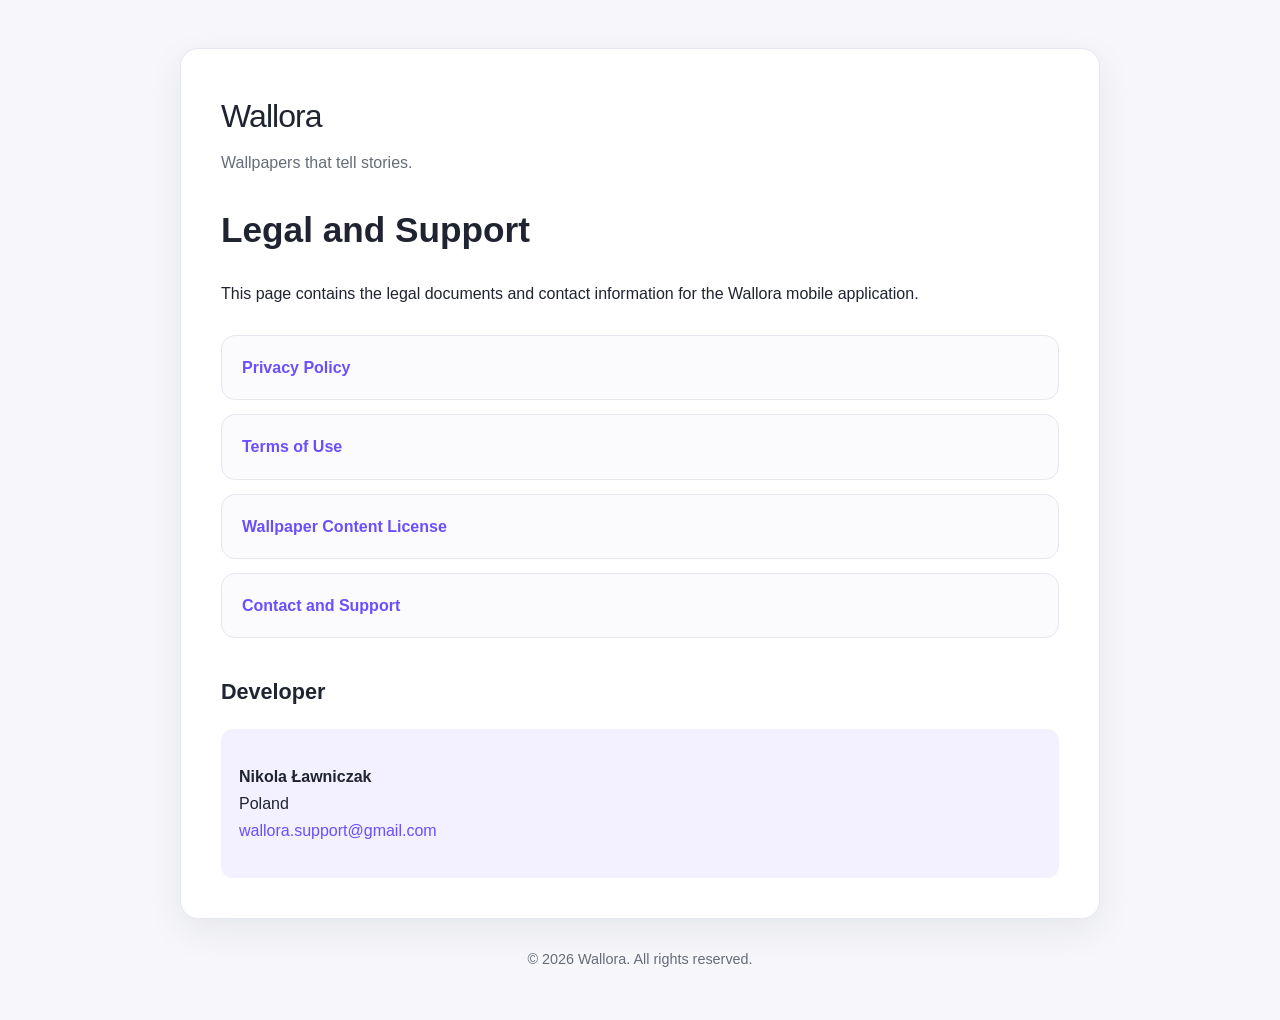
<file: index.html>
<!DOCTYPE html>
<html lang="en">
<head>
    <meta charset="UTF-8">
    <meta name="viewport" content="width=device-width, initial-scale=1.0">

    <title>Wallora Legal</title>
    <meta
        name="description"
        content="Legal documents, privacy information and contact details for the Wallora app."
    >

    <link rel="stylesheet" href="style.css">
</head>

<body>

<main class="page">

    <section class="card">

        <header class="brand">
            <p class="brand-name">Wallora</p>
            <p class="tagline">Wallpapers that tell stories.</p>
        </header>

        <h1>Legal and Support</h1>

        <p>
            This page contains the legal documents and contact information
            for the Wallora mobile application.
        </p>

        <div class="document-list">

            <a class="document-link" href="privacy-policy.html">
                Privacy Policy
            </a>

            <a class="document-link" href="terms-of-use.html">
                Terms of Use
            </a>

            <a class="document-link" href="content-license.html">
                Wallpaper Content License
            </a>

            <a class="document-link" href="contact.html">
                Contact and Support
            </a>

        </div>

        <h2>Developer</h2>

        <div class="contact-box">
            <p>
                <strong>Nikola Ławniczak</strong><br>
                Poland<br>
                <a href="mailto:wallora.support@gmail.com">
                    wallora.support@gmail.com
                </a>
            </p>
        </div>

    </section>

    <footer class="footer">
        © 2026 Wallora. All rights reserved.
    </footer>

</main>

</body>
</html>
</file>
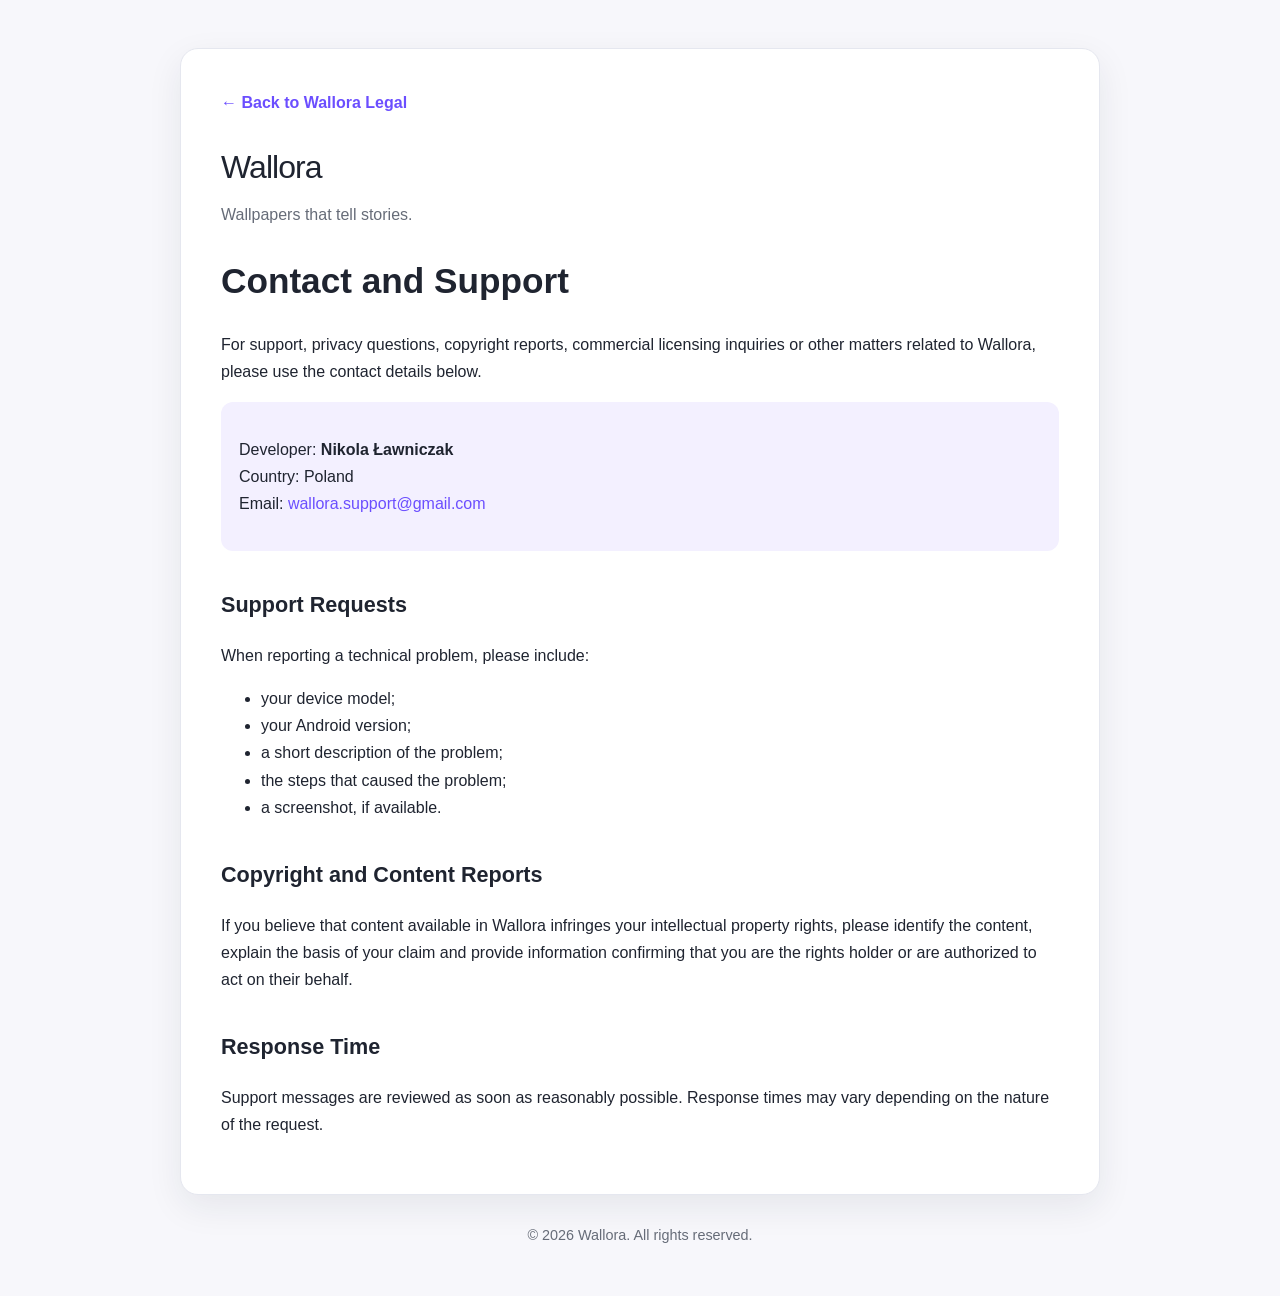
<file: contact.html>
<!DOCTYPE html>
<html lang="en">
<head>
    <meta charset="UTF-8">
    <meta name="viewport" content="width=device-width, initial-scale=1.0">

    <title>Wallora Contact and Support</title>
    <meta
        name="description"
        content="Contact and support information for the Wallora mobile application."
    >

    <link rel="stylesheet" href="style.css">
</head>

<body>

<main class="page">

    <section class="card">

        <a class="back-link" href="index.html">
            ← Back to Wallora Legal
        </a>

        <header class="brand">
            <p class="brand-name">Wallora</p>
            <p class="tagline">Wallpapers that tell stories.</p>
        </header>

        <h1>Contact and Support</h1>

        <p>
            For support, privacy questions, copyright reports,
            commercial licensing inquiries or other matters related
            to Wallora, please use the contact details below.
        </p>

        <div class="contact-box">
            <p>
                Developer: <strong>Nikola Ławniczak</strong><br>
                Country: Poland<br>
                Email:
                <a href="mailto:wallora.support@gmail.com">
                    wallora.support@gmail.com
                </a>
            </p>
        </div>

        <h2>Support Requests</h2>

        <p>
            When reporting a technical problem, please include:
        </p>

        <ul>
            <li>your device model;</li>
            <li>your Android version;</li>
            <li>a short description of the problem;</li>
            <li>the steps that caused the problem;</li>
            <li>a screenshot, if available.</li>
        </ul>

        <h2>Copyright and Content Reports</h2>

        <p>
            If you believe that content available in Wallora infringes
            your intellectual property rights, please identify the content,
            explain the basis of your claim and provide information confirming
            that you are the rights holder or are authorized to act on their behalf.
        </p>

        <h2>Response Time</h2>

        <p>
            Support messages are reviewed as soon as reasonably possible.
            Response times may vary depending on the nature of the request.
        </p>

    </section>

    <footer class="footer">
        © 2026 Wallora. All rights reserved.
    </footer>

</main>

</body>
</html>
</file>
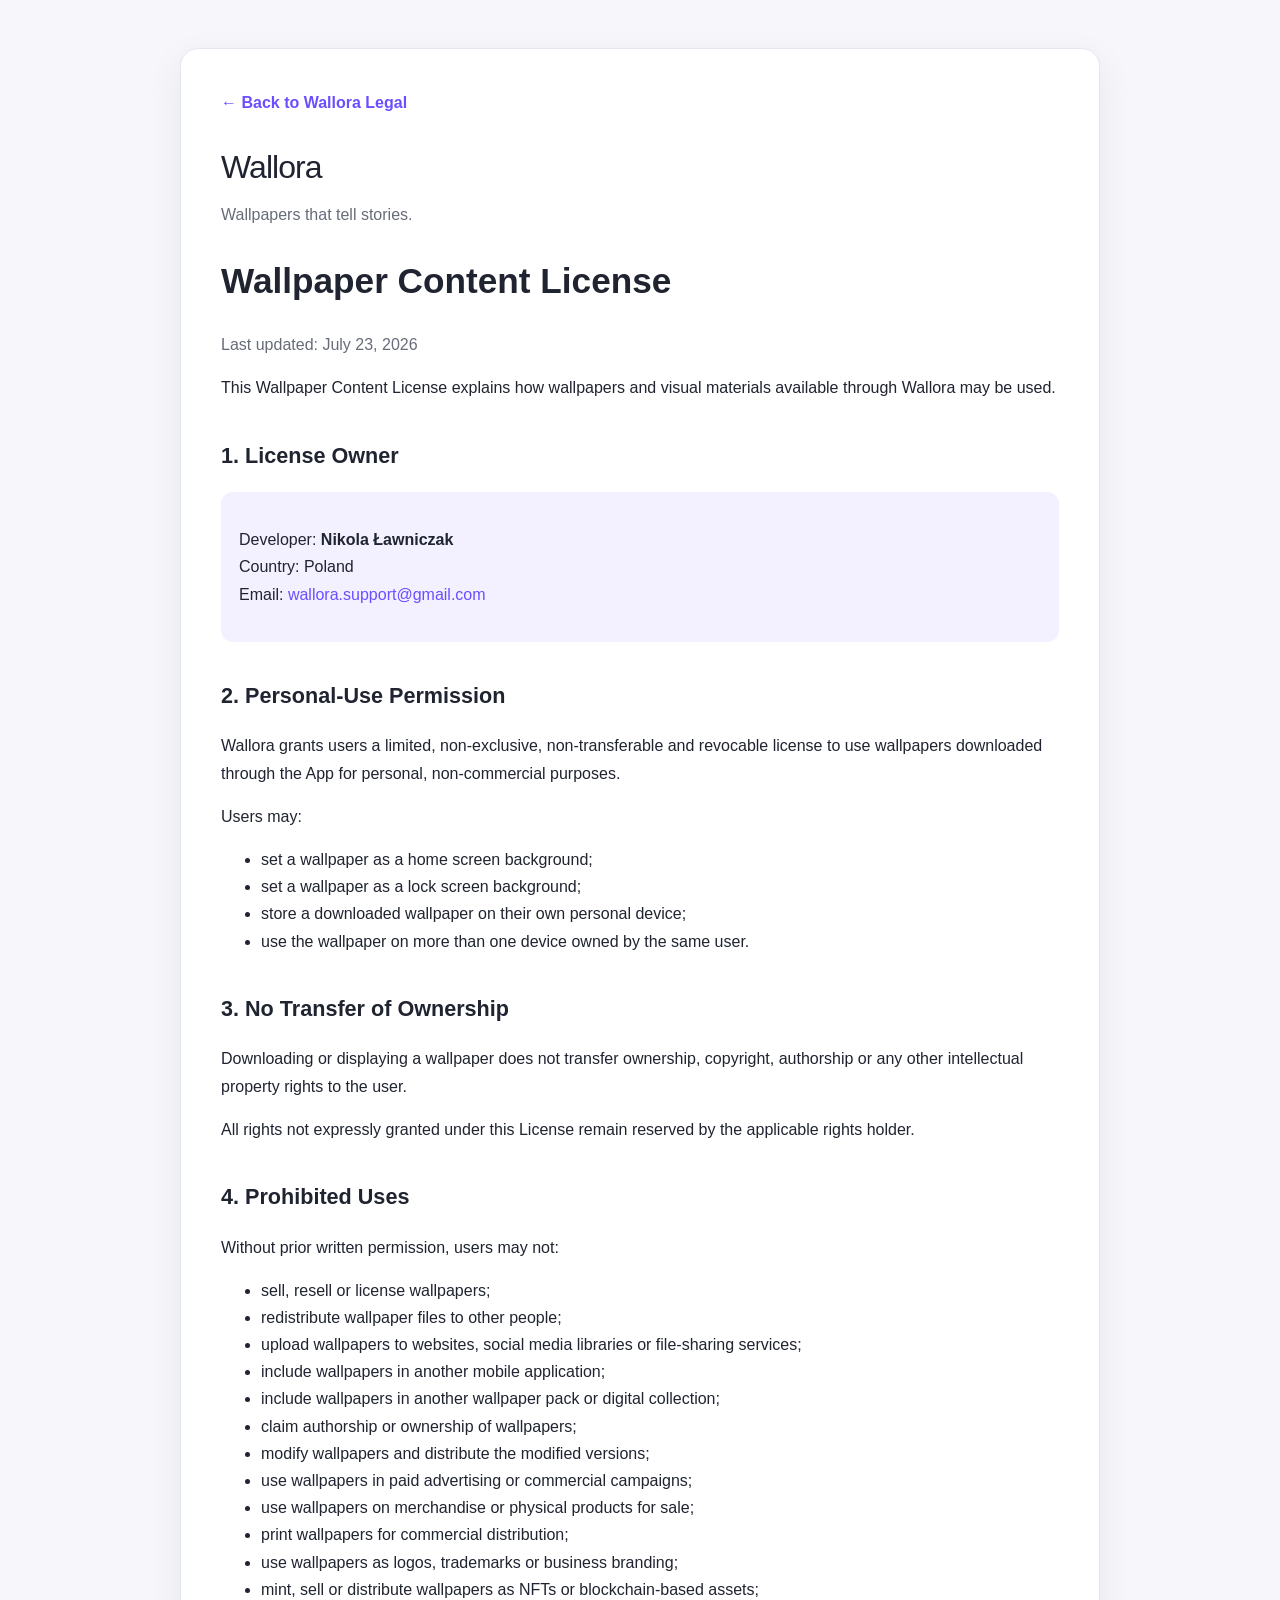
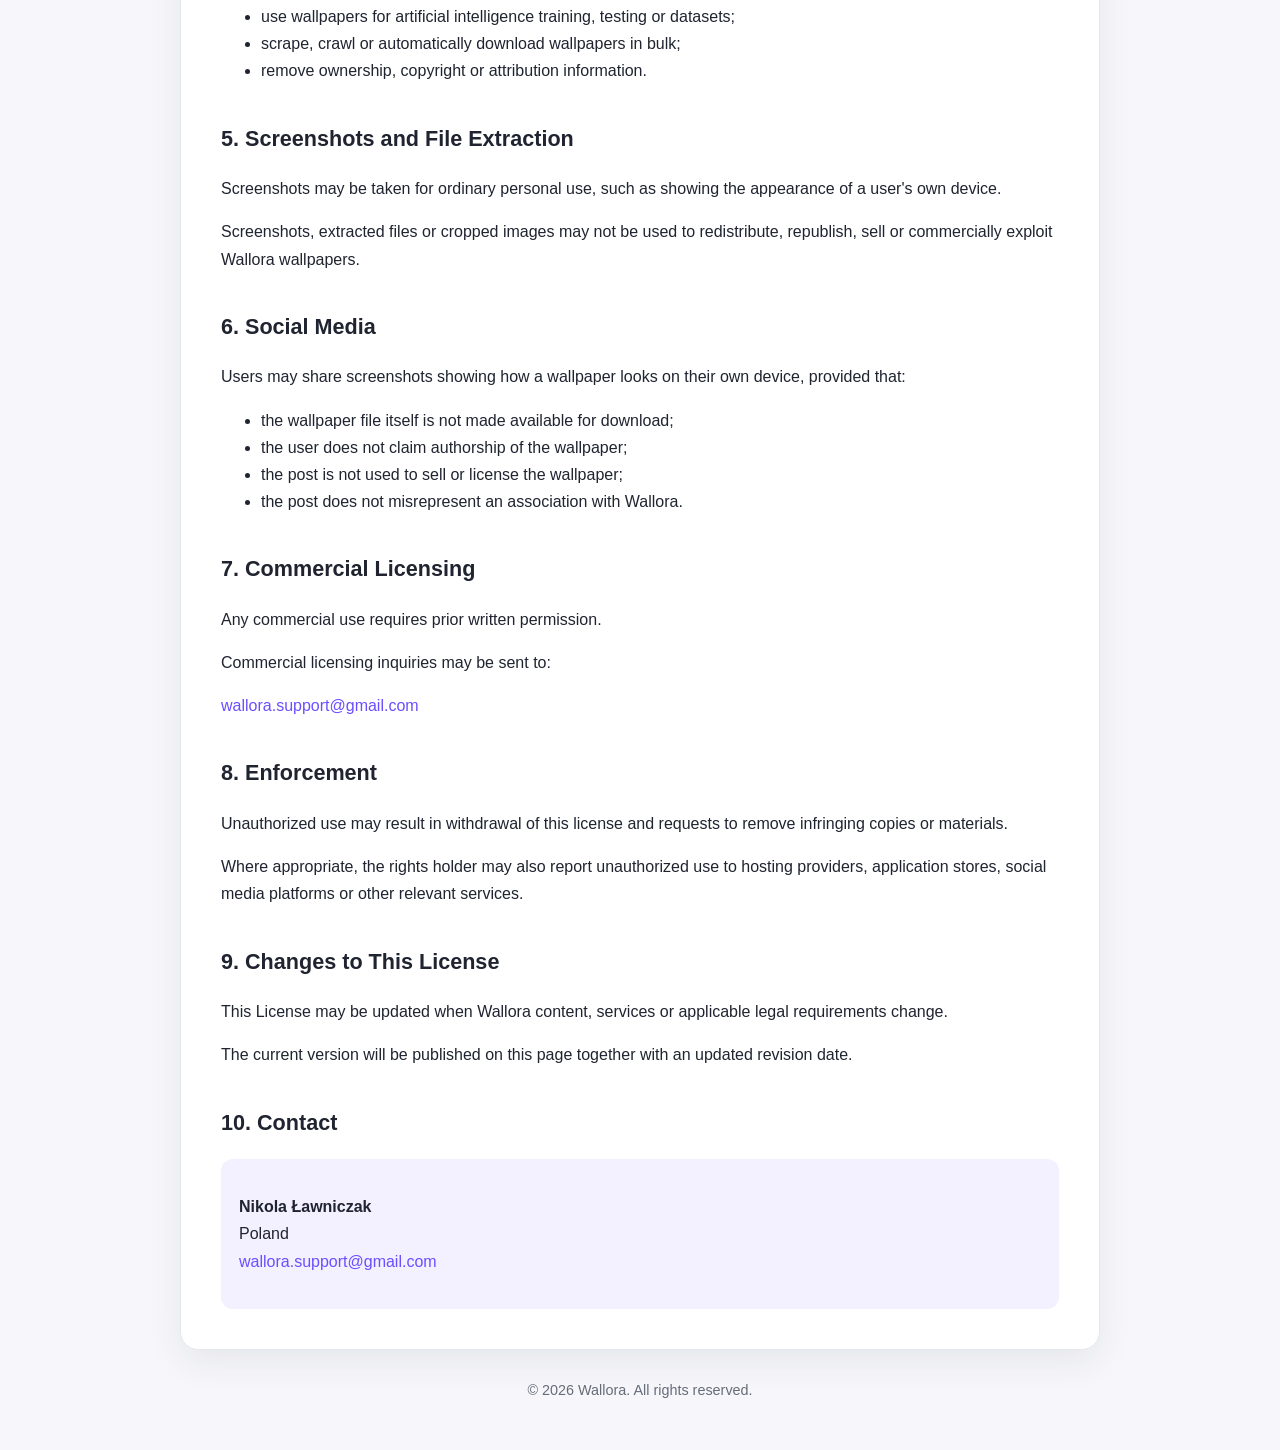
<file: content-license.html>
<!DOCTYPE html>
<html lang="en">
<head>
    <meta charset="UTF-8">
    <meta name="viewport" content="width=device-width, initial-scale=1.0">

    <title>Wallora Wallpaper Content License</title>
    <meta
        name="description"
        content="Wallpaper Content License for the Wallora mobile application."
    >

    <link rel="stylesheet" href="style.css">
</head>

<body>

<main class="page">

    <section class="card">

        <a class="back-link" href="index.html">
            ← Back to Wallora Legal
        </a>

        <header class="brand">
            <p class="brand-name">Wallora</p>
            <p class="tagline">Wallpapers that tell stories.</p>
        </header>

        <h1>Wallpaper Content License</h1>

        <p class="updated">
            Last updated: July 23, 2026
        </p>

        <p>
            This Wallpaper Content License explains how wallpapers and
            visual materials available through Wallora may be used.
        </p>

        <h2>1. License Owner</h2>

        <div class="contact-box">
            <p>
                Developer: <strong>Nikola Ławniczak</strong><br>
                Country: Poland<br>
                Email:
                <a href="mailto:wallora.support@gmail.com">
                    wallora.support@gmail.com
                </a>
            </p>
        </div>

        <h2>2. Personal-Use Permission</h2>

        <p>
            Wallora grants users a limited, non-exclusive, non-transferable
            and revocable license to use wallpapers downloaded through the
            App for personal, non-commercial purposes.
        </p>

        <p>
            Users may:
        </p>

        <ul>
            <li>set a wallpaper as a home screen background;</li>
            <li>set a wallpaper as a lock screen background;</li>
            <li>store a downloaded wallpaper on their own personal device;</li>
            <li>use the wallpaper on more than one device owned by the same user.</li>
        </ul>

        <h2>3. No Transfer of Ownership</h2>

        <p>
            Downloading or displaying a wallpaper does not transfer ownership,
            copyright, authorship or any other intellectual property rights
            to the user.
        </p>

        <p>
            All rights not expressly granted under this License remain
            reserved by the applicable rights holder.
        </p>

        <h2>4. Prohibited Uses</h2>

        <p>
            Without prior written permission, users may not:
        </p>

        <ul>
            <li>sell, resell or license wallpapers;</li>
            <li>redistribute wallpaper files to other people;</li>
            <li>upload wallpapers to websites, social media libraries or file-sharing services;</li>
            <li>include wallpapers in another mobile application;</li>
            <li>include wallpapers in another wallpaper pack or digital collection;</li>
            <li>claim authorship or ownership of wallpapers;</li>
            <li>modify wallpapers and distribute the modified versions;</li>
            <li>use wallpapers in paid advertising or commercial campaigns;</li>
            <li>use wallpapers on merchandise or physical products for sale;</li>
            <li>print wallpapers for commercial distribution;</li>
            <li>use wallpapers as logos, trademarks or business branding;</li>
            <li>mint, sell or distribute wallpapers as NFTs or blockchain-based assets;</li>
            <li>use wallpapers for artificial intelligence training, testing or datasets;</li>
            <li>scrape, crawl or automatically download wallpapers in bulk;</li>
            <li>remove ownership, copyright or attribution information.</li>
        </ul>

        <h2>5. Screenshots and File Extraction</h2>

        <p>
            Screenshots may be taken for ordinary personal use, such as
            showing the appearance of a user's own device.
        </p>

        <p>
            Screenshots, extracted files or cropped images may not be used
            to redistribute, republish, sell or commercially exploit Wallora
            wallpapers.
        </p>

        <h2>6. Social Media</h2>

        <p>
            Users may share screenshots showing how a wallpaper looks on
            their own device, provided that:
        </p>

        <ul>
            <li>the wallpaper file itself is not made available for download;</li>
            <li>the user does not claim authorship of the wallpaper;</li>
            <li>the post is not used to sell or license the wallpaper;</li>
            <li>the post does not misrepresent an association with Wallora.</li>
        </ul>

        <h2>7. Commercial Licensing</h2>

        <p>
            Any commercial use requires prior written permission.
        </p>

        <p>
            Commercial licensing inquiries may be sent to:
        </p>

        <p>
            <a href="mailto:wallora.support@gmail.com">
                wallora.support@gmail.com
            </a>
        </p>

        <h2>8. Enforcement</h2>

        <p>
            Unauthorized use may result in withdrawal of this license and
            requests to remove infringing copies or materials.
        </p>

        <p>
            Where appropriate, the rights holder may also report unauthorized
            use to hosting providers, application stores, social media platforms
            or other relevant services.
        </p>

        <h2>9. Changes to This License</h2>

        <p>
            This License may be updated when Wallora content, services or
            applicable legal requirements change.
        </p>

        <p>
            The current version will be published on this page together with
            an updated revision date.
        </p>

        <h2>10. Contact</h2>

        <div class="contact-box">
            <p>
                <strong>Nikola Ławniczak</strong><br>
                Poland<br>
                <a href="mailto:wallora.support@gmail.com">
                    wallora.support@gmail.com
                </a>
            </p>
        </div>

    </section>

    <footer class="footer">
        © 2026 Wallora. All rights reserved.
    </footer>

</main>

</body>
</html>
</file>
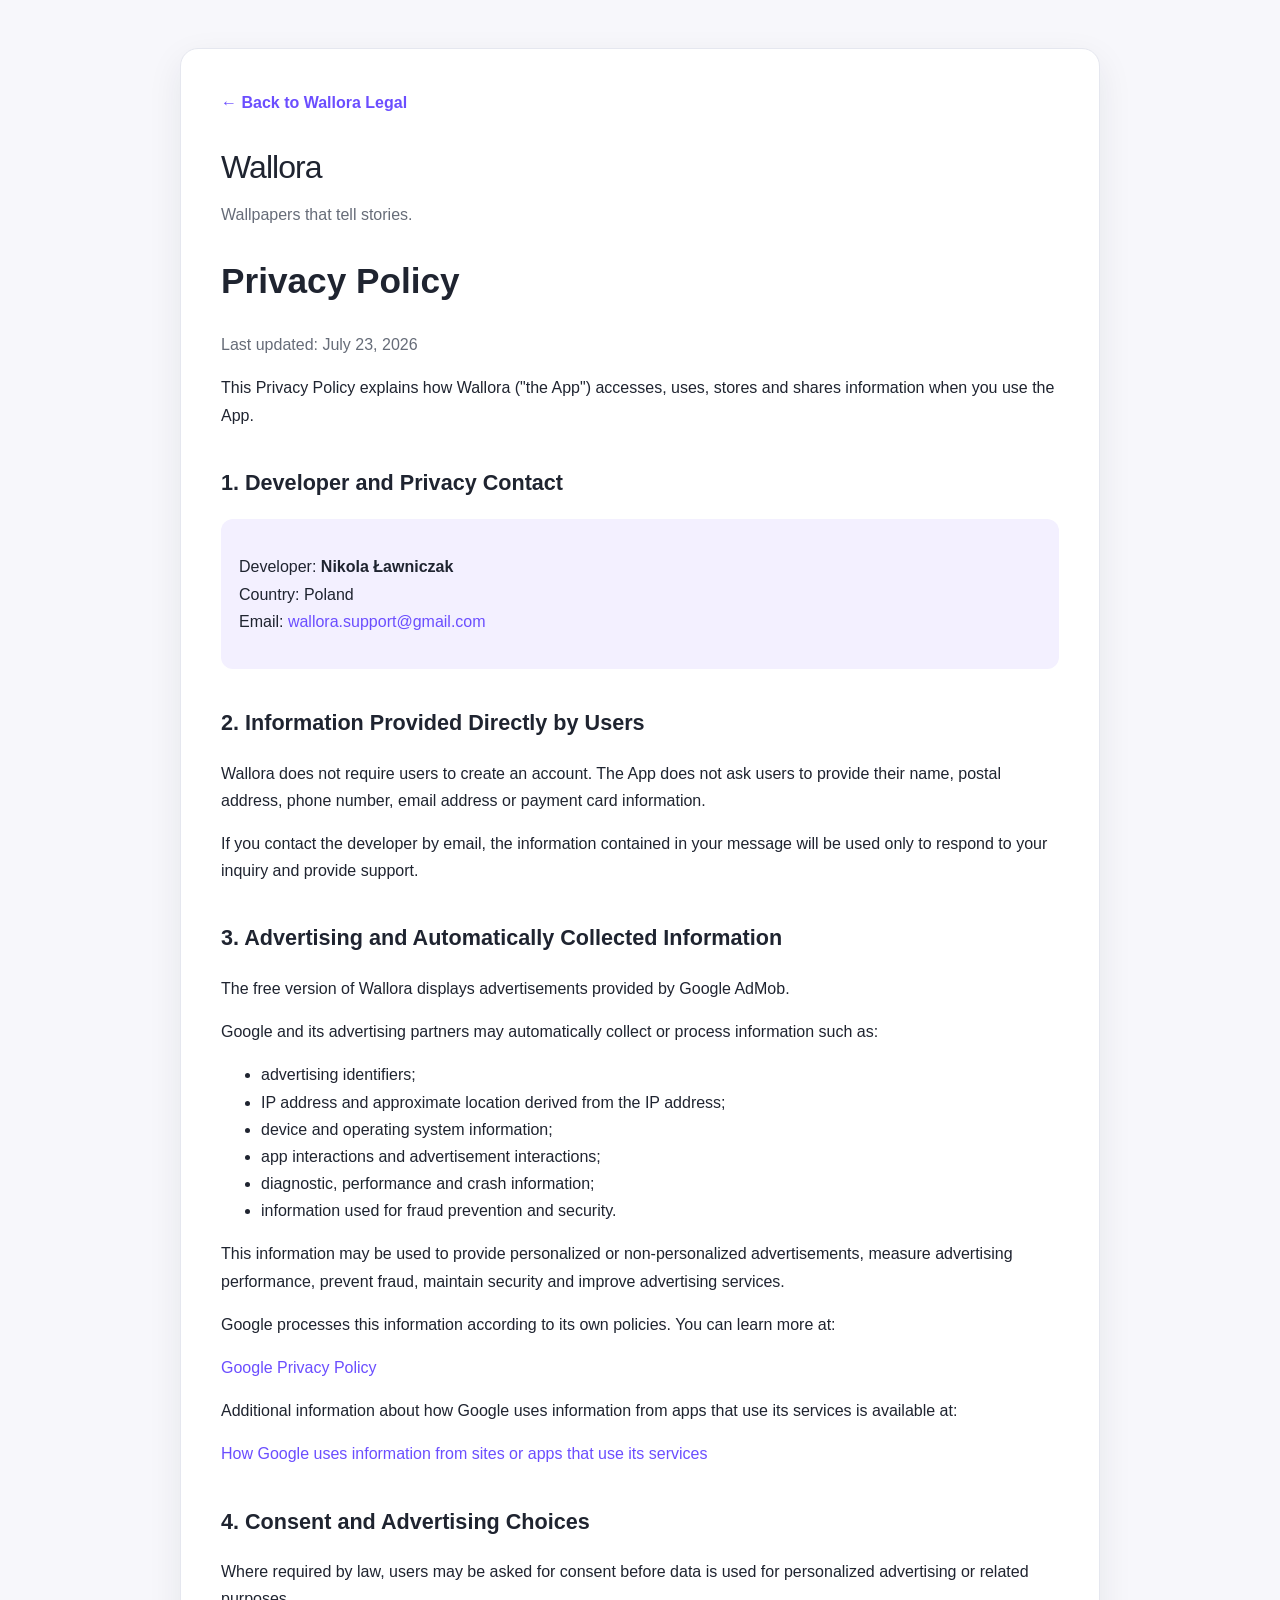
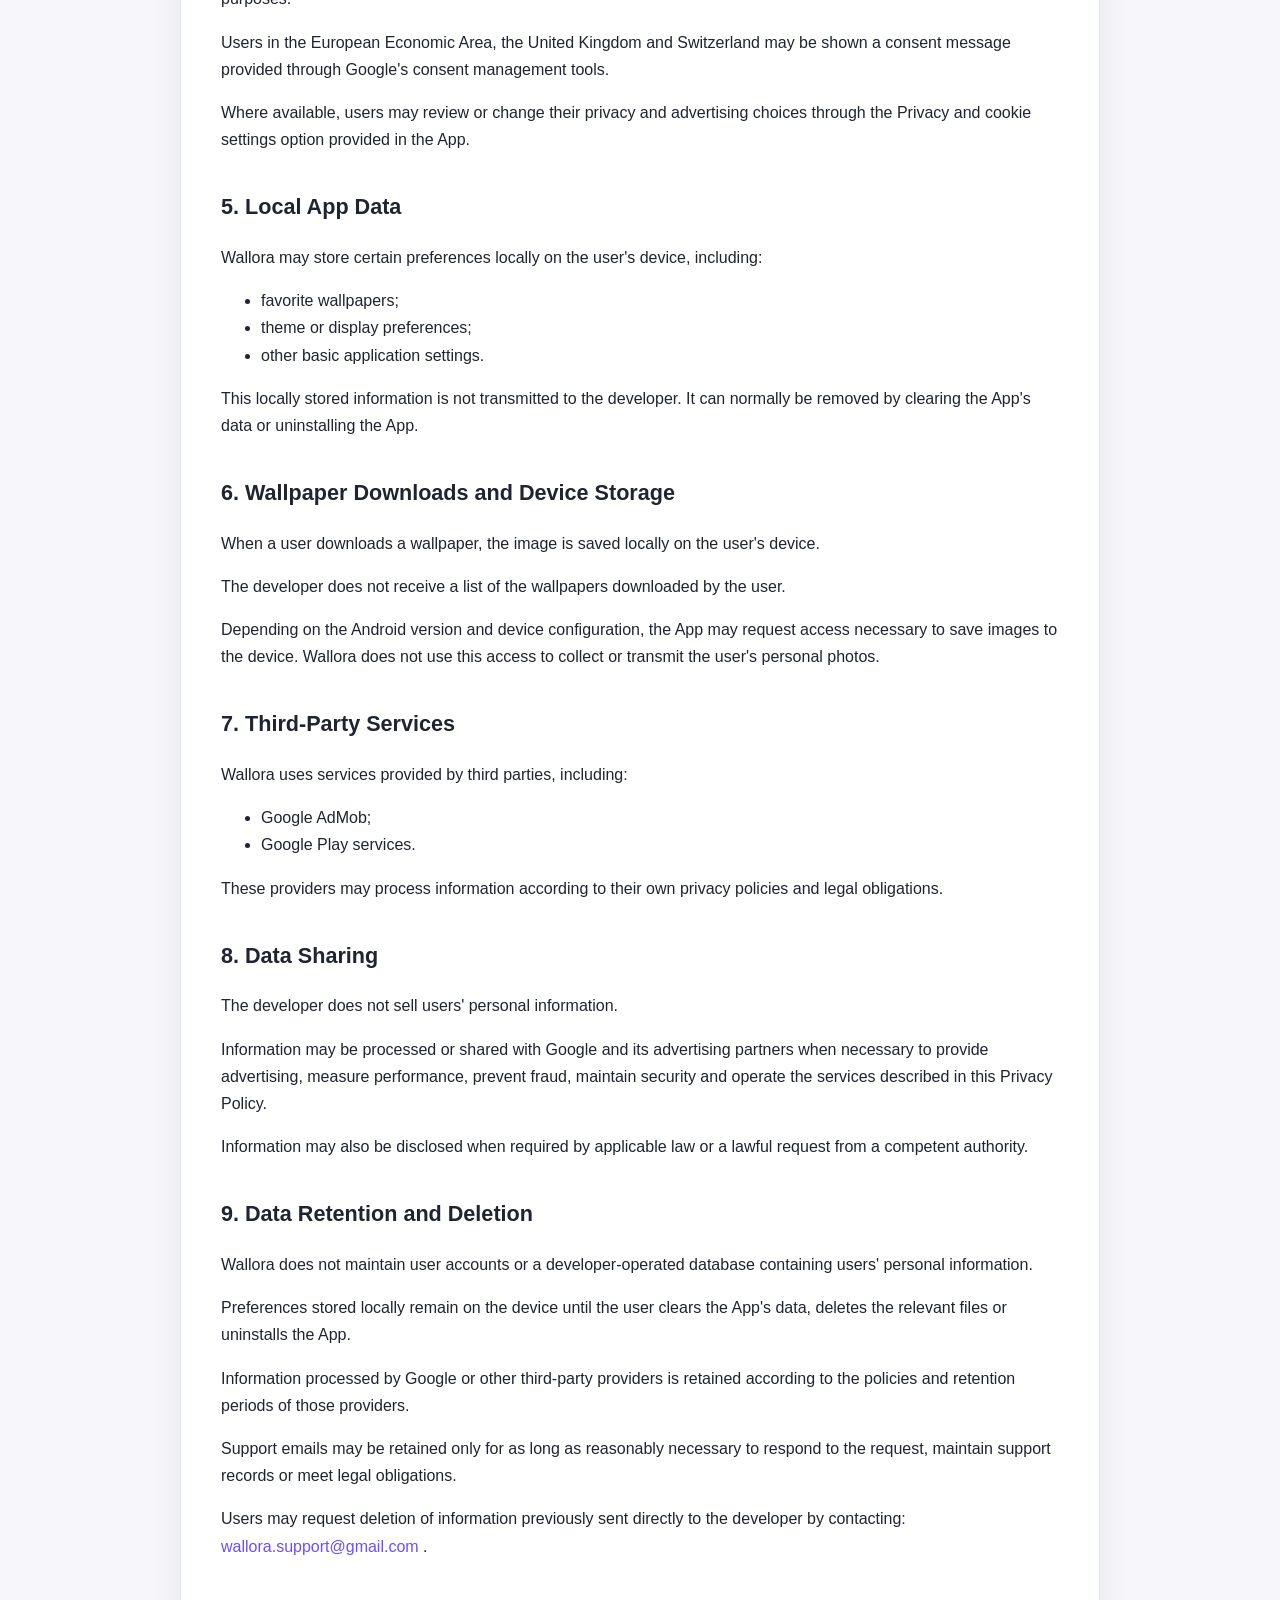
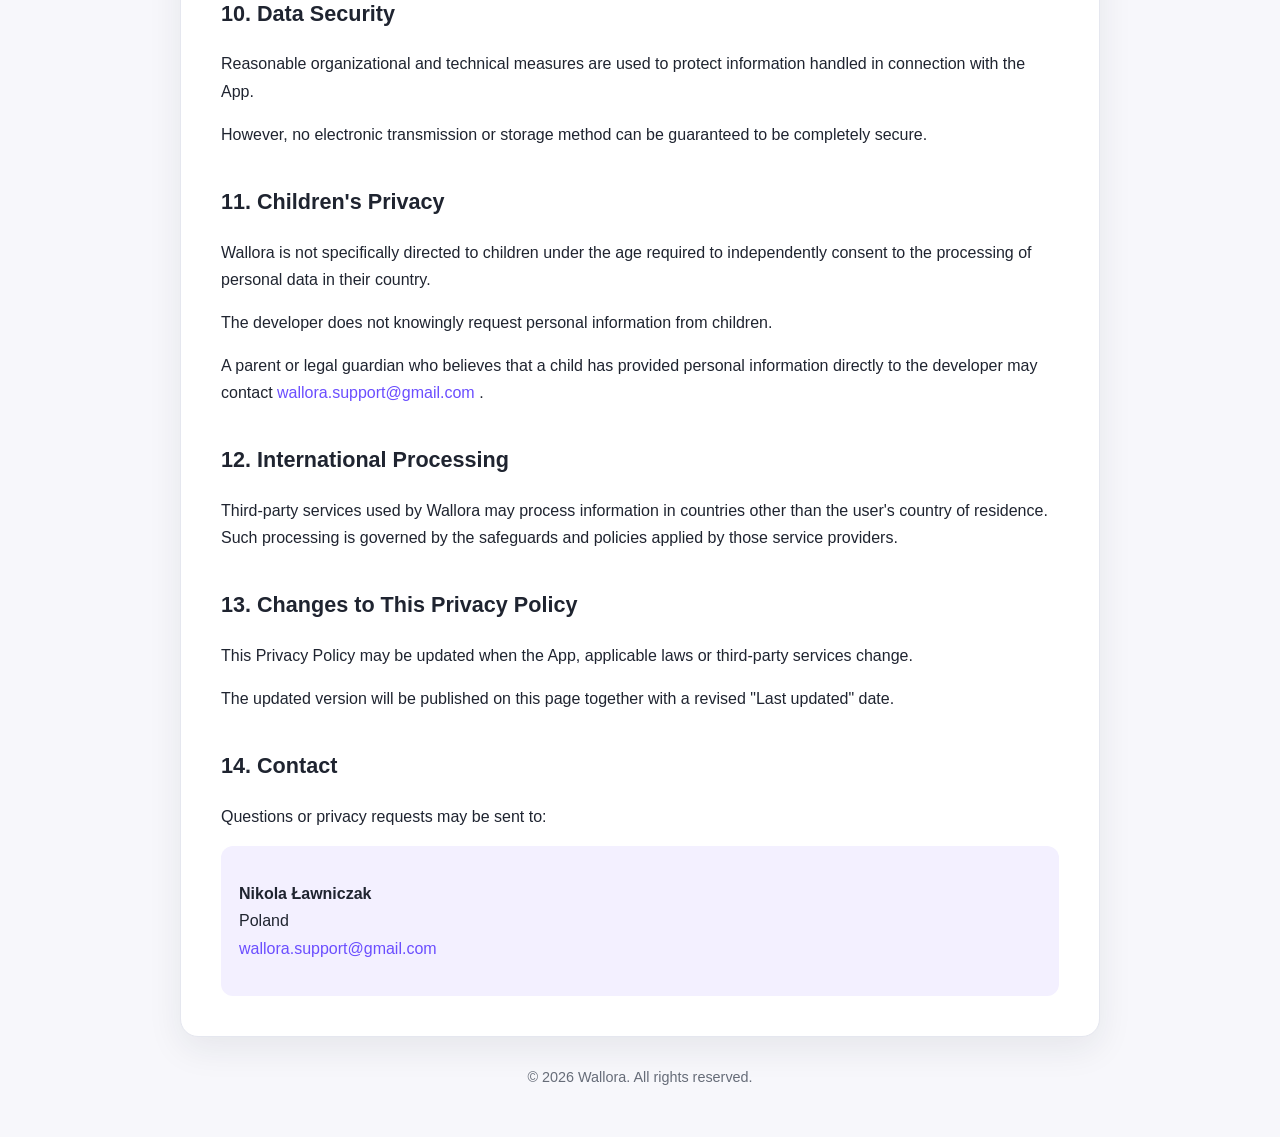
<file: privacy-policy.html>
<!DOCTYPE html>
<html lang="en">
<head>
    <meta charset="UTF-8">
    <meta name="viewport" content="width=device-width, initial-scale=1.0">

    <title>Wallora Privacy Policy</title>
    <meta
        name="description"
        content="Privacy Policy for the Wallora mobile application."
    >

    <link rel="stylesheet" href="style.css">
</head>

<body>

<main class="page">

    <section class="card">

        <a class="back-link" href="index.html">
            ← Back to Wallora Legal
        </a>

        <header class="brand">
            <p class="brand-name">Wallora</p>
            <p class="tagline">Wallpapers that tell stories.</p>
        </header>

        <h1>Privacy Policy</h1>

        <p class="updated">
            Last updated: July 23, 2026
        </p>

        <p>
            This Privacy Policy explains how Wallora ("the App") accesses,
            uses, stores and shares information when you use the App.
        </p>

        <h2>1. Developer and Privacy Contact</h2>

        <div class="contact-box">
            <p>
                Developer: <strong>Nikola Ławniczak</strong><br>
                Country: Poland<br>
                Email:
                <a href="mailto:wallora.support@gmail.com">
                    wallora.support@gmail.com
                </a>
            </p>
        </div>

        <h2>2. Information Provided Directly by Users</h2>

        <p>
            Wallora does not require users to create an account.
            The App does not ask users to provide their name, postal address,
            phone number, email address or payment card information.
        </p>

        <p>
            If you contact the developer by email, the information contained in
            your message will be used only to respond to your inquiry and provide
            support.
        </p>

        <h2>3. Advertising and Automatically Collected Information</h2>

        <p>
            The free version of Wallora displays advertisements provided by
            Google AdMob.
        </p>

        <p>
            Google and its advertising partners may automatically collect or
            process information such as:
        </p>

        <ul>
            <li>advertising identifiers;</li>
            <li>IP address and approximate location derived from the IP address;</li>
            <li>device and operating system information;</li>
            <li>app interactions and advertisement interactions;</li>
            <li>diagnostic, performance and crash information;</li>
            <li>information used for fraud prevention and security.</li>
        </ul>

        <p>
            This information may be used to provide personalized or
            non-personalized advertisements, measure advertising performance,
            prevent fraud, maintain security and improve advertising services.
        </p>

        <p>
            Google processes this information according to its own policies.
            You can learn more at:
        </p>

        <p>
            <a
                href="https://policies.google.com/privacy"
                target="_blank"
                rel="noopener noreferrer"
            >
                Google Privacy Policy
            </a>
        </p>

        <p>
            Additional information about how Google uses information from apps
            that use its services is available at:
        </p>

        <p>
            <a
                href="https://policies.google.com/technologies/partner-sites"
                target="_blank"
                rel="noopener noreferrer"
            >
                How Google uses information from sites or apps that use its services
            </a>
        </p>

        <h2>4. Consent and Advertising Choices</h2>

        <p>
            Where required by law, users may be asked for consent before data is
            used for personalized advertising or related purposes.
        </p>

        <p>
            Users in the European Economic Area, the United Kingdom and
            Switzerland may be shown a consent message provided through Google's
            consent management tools.
        </p>

        <p>
            Where available, users may review or change their privacy and
            advertising choices through the Privacy and cookie settings option
            provided in the App.
        </p>

        <h2>5. Local App Data</h2>

        <p>
            Wallora may store certain preferences locally on the user's device,
            including:
        </p>

        <ul>
            <li>favorite wallpapers;</li>
            <li>theme or display preferences;</li>
            <li>other basic application settings.</li>
        </ul>

        <p>
            This locally stored information is not transmitted to the developer.
            It can normally be removed by clearing the App's data or uninstalling
            the App.
        </p>

        <h2>6. Wallpaper Downloads and Device Storage</h2>

        <p>
            When a user downloads a wallpaper, the image is saved locally on the
            user's device.
        </p>

        <p>
            The developer does not receive a list of the wallpapers downloaded by
            the user.
        </p>

        <p>
            Depending on the Android version and device configuration, the App
            may request access necessary to save images to the device.
            Wallora does not use this access to collect or transmit the user's
            personal photos.
        </p>

        <h2>7. Third-Party Services</h2>

        <p>
            Wallora uses services provided by third parties, including:
        </p>

        <ul>
            <li>Google AdMob;</li>
            <li>Google Play services.</li>
        </ul>

        <p>
            These providers may process information according to their own privacy
            policies and legal obligations.
        </p>

        <h2>8. Data Sharing</h2>

        <p>
            The developer does not sell users' personal information.
        </p>

        <p>
            Information may be processed or shared with Google and its advertising
            partners when necessary to provide advertising, measure performance,
            prevent fraud, maintain security and operate the services described
            in this Privacy Policy.
        </p>

        <p>
            Information may also be disclosed when required by applicable law or
            a lawful request from a competent authority.
        </p>

        <h2>9. Data Retention and Deletion</h2>

        <p>
            Wallora does not maintain user accounts or a developer-operated
            database containing users' personal information.
        </p>

        <p>
            Preferences stored locally remain on the device until the user clears
            the App's data, deletes the relevant files or uninstalls the App.
        </p>

        <p>
            Information processed by Google or other third-party providers is
            retained according to the policies and retention periods of those
            providers.
        </p>

        <p>
            Support emails may be retained only for as long as reasonably
            necessary to respond to the request, maintain support records or meet
            legal obligations.
        </p>

        <p>
            Users may request deletion of information previously sent directly
            to the developer by contacting:
            <a href="mailto:wallora.support@gmail.com">
                wallora.support@gmail.com
            </a>.
        </p>

        <h2>10. Data Security</h2>

        <p>
            Reasonable organizational and technical measures are used to protect
            information handled in connection with the App.
        </p>

        <p>
            However, no electronic transmission or storage method can be
            guaranteed to be completely secure.
        </p>

        <h2>11. Children's Privacy</h2>

        <p>
            Wallora is not specifically directed to children under the age
            required to independently consent to the processing of personal data
            in their country.
        </p>

        <p>
            The developer does not knowingly request personal information from
            children.
        </p>

        <p>
            A parent or legal guardian who believes that a child has provided
            personal information directly to the developer may contact
            <a href="mailto:wallora.support@gmail.com">
                wallora.support@gmail.com
            </a>.
        </p>

        <h2>12. International Processing</h2>

        <p>
            Third-party services used by Wallora may process information in
            countries other than the user's country of residence.
            Such processing is governed by the safeguards and policies applied by
            those service providers.
        </p>

        <h2>13. Changes to This Privacy Policy</h2>

        <p>
            This Privacy Policy may be updated when the App, applicable laws or
            third-party services change.
        </p>

        <p>
            The updated version will be published on this page together with a
            revised "Last updated" date.
        </p>

        <h2>14. Contact</h2>

        <p>
            Questions or privacy requests may be sent to:
        </p>

        <div class="contact-box">
            <p>
                <strong>Nikola Ławniczak</strong><br>
                Poland<br>
                <a href="mailto:wallora.support@gmail.com">
                    wallora.support@gmail.com
                </a>
            </p>
        </div>

    </section>

    <footer class="footer">
        © 2026 Wallora. All rights reserved.
    </footer>

</main>

</body>
</html>
</file>
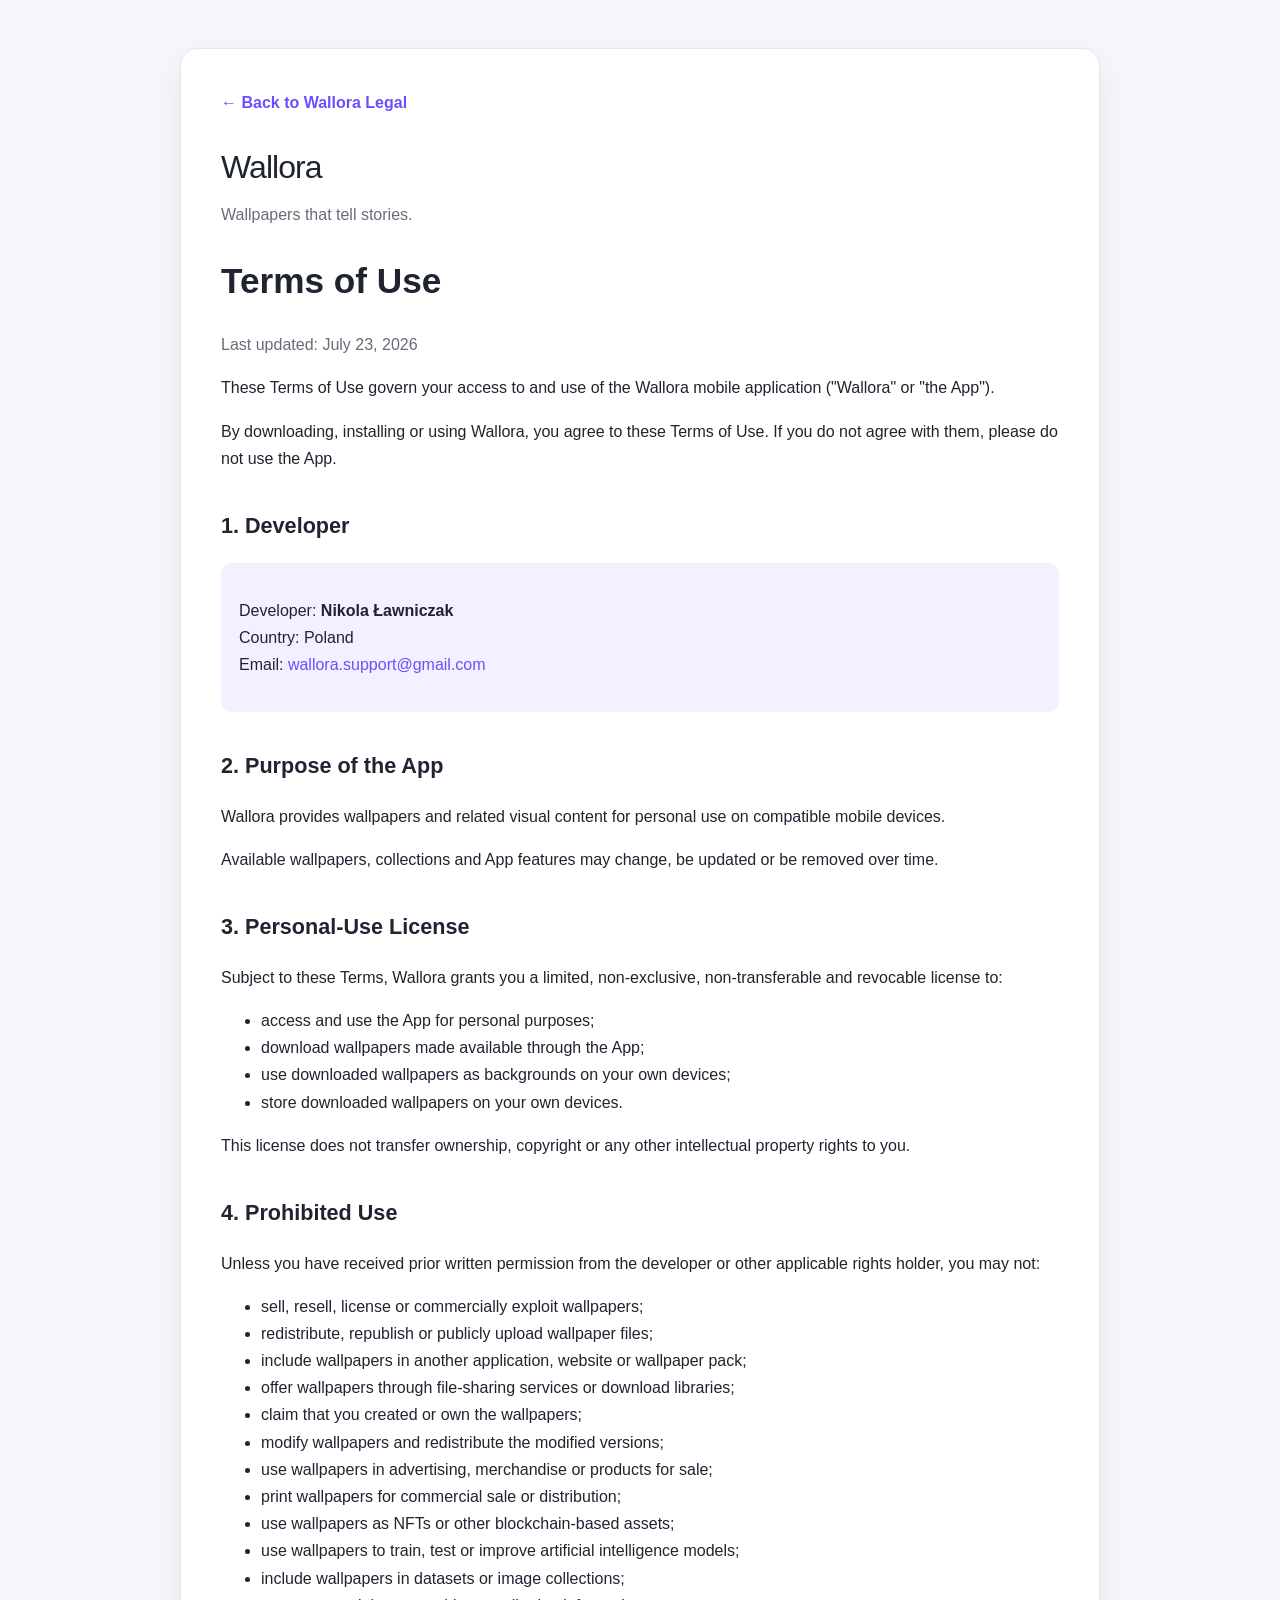
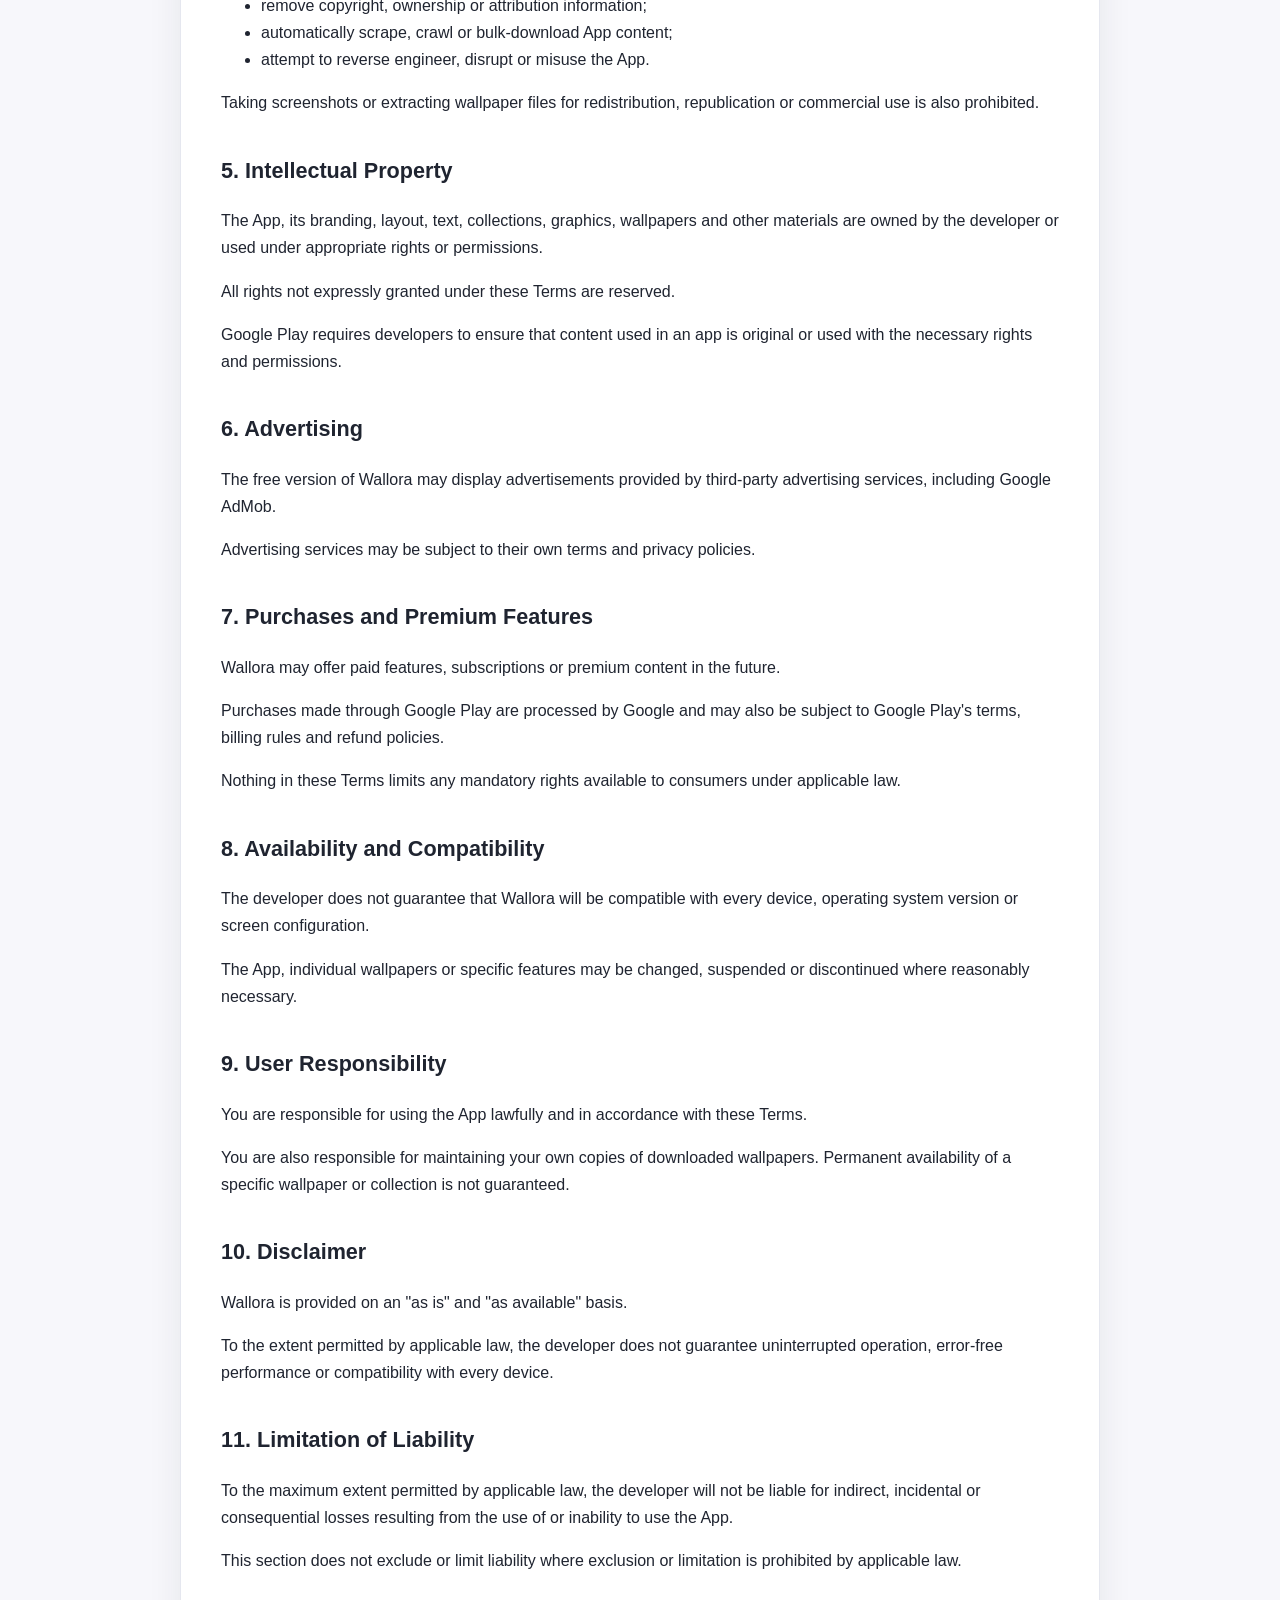
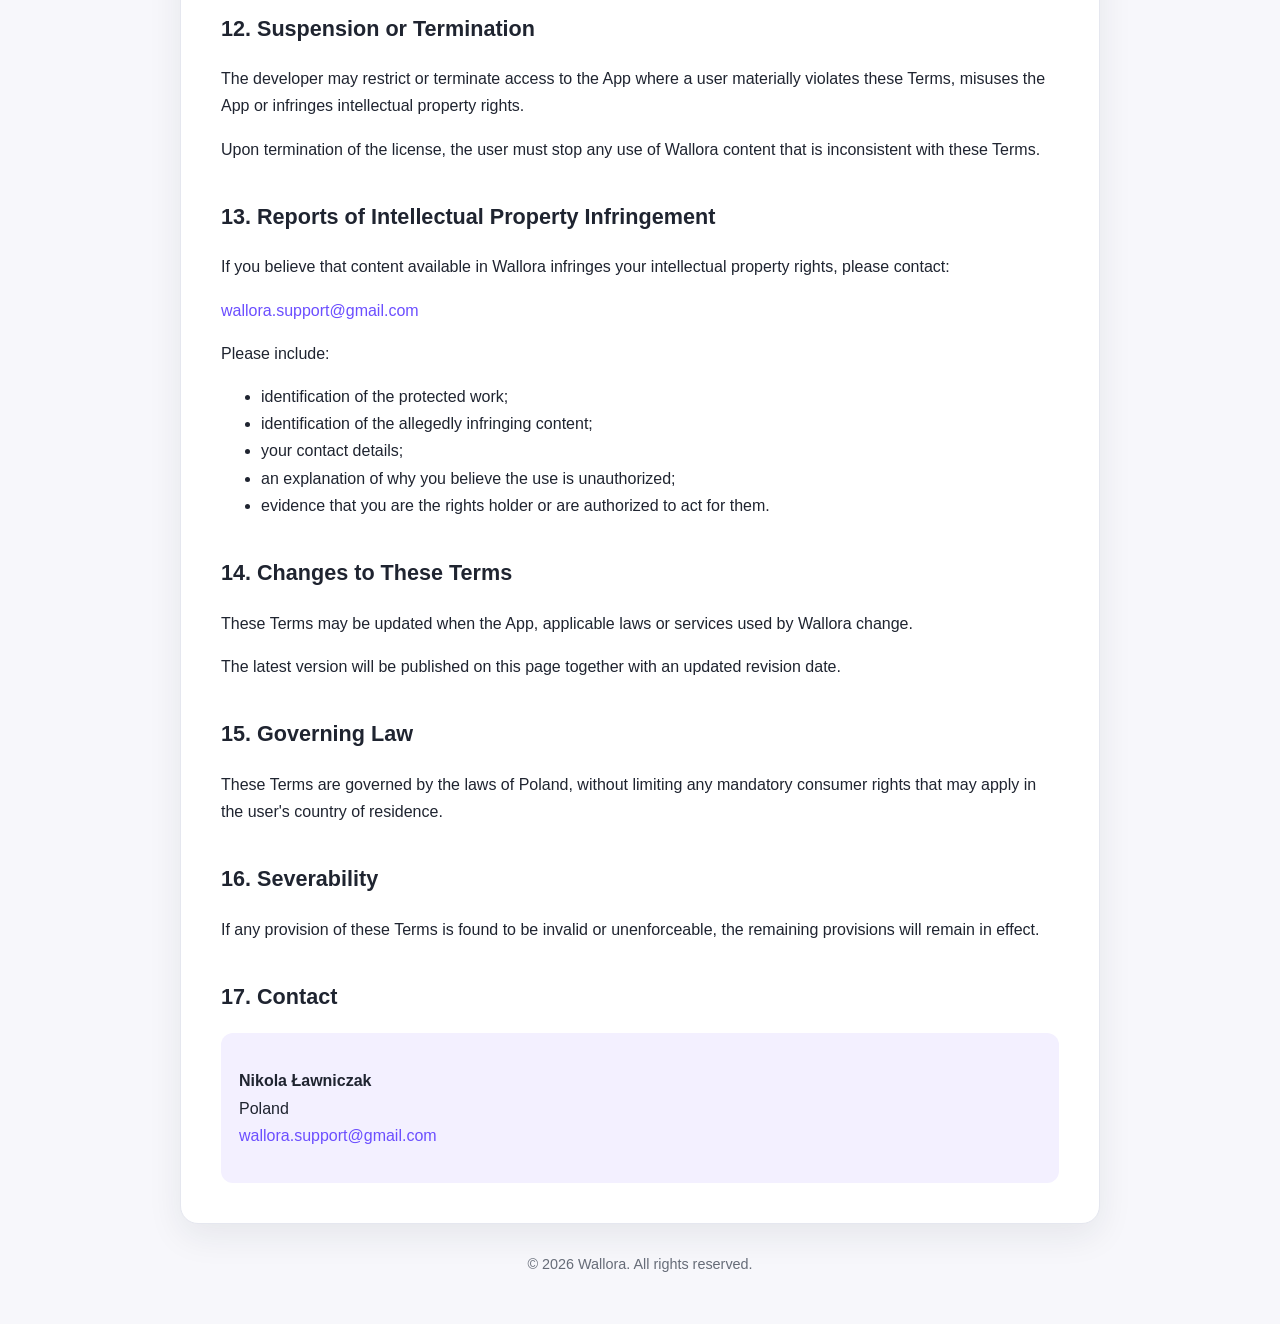
<file: terms-of-use.html>
<!DOCTYPE html>
<html lang="en">
<head>
    <meta charset="UTF-8">
    <meta name="viewport" content="width=device-width, initial-scale=1.0">

    <title>Wallora Terms of Use</title>
    <meta
        name="description"
        content="Terms of Use for the Wallora mobile application."
    >

    <link rel="stylesheet" href="style.css">
</head>

<body>

<main class="page">

    <section class="card">

        <a class="back-link" href="index.html">
            ← Back to Wallora Legal
        </a>

        <header class="brand">
            <p class="brand-name">Wallora</p>
            <p class="tagline">Wallpapers that tell stories.</p>
        </header>

        <h1>Terms of Use</h1>

        <p class="updated">
            Last updated: July 23, 2026
        </p>

        <p>
            These Terms of Use govern your access to and use of the Wallora
            mobile application ("Wallora" or "the App").
        </p>

        <p>
            By downloading, installing or using Wallora, you agree to these
            Terms of Use. If you do not agree with them, please do not use
            the App.
        </p>

        <h2>1. Developer</h2>

        <div class="contact-box">
            <p>
                Developer: <strong>Nikola Ławniczak</strong><br>
                Country: Poland<br>
                Email:
                <a href="mailto:wallora.support@gmail.com">
                    wallora.support@gmail.com
                </a>
            </p>
        </div>

        <h2>2. Purpose of the App</h2>

        <p>
            Wallora provides wallpapers and related visual content for
            personal use on compatible mobile devices.
        </p>

        <p>
            Available wallpapers, collections and App features may change,
            be updated or be removed over time.
        </p>

        <h2>3. Personal-Use License</h2>

        <p>
            Subject to these Terms, Wallora grants you a limited,
            non-exclusive, non-transferable and revocable license to:
        </p>

        <ul>
            <li>access and use the App for personal purposes;</li>
            <li>download wallpapers made available through the App;</li>
            <li>use downloaded wallpapers as backgrounds on your own devices;</li>
            <li>store downloaded wallpapers on your own devices.</li>
        </ul>

        <p>
            This license does not transfer ownership, copyright or any other
            intellectual property rights to you.
        </p>

        <h2>4. Prohibited Use</h2>

        <p>
            Unless you have received prior written permission from the
            developer or other applicable rights holder, you may not:
        </p>

        <ul>
            <li>sell, resell, license or commercially exploit wallpapers;</li>
            <li>redistribute, republish or publicly upload wallpaper files;</li>
            <li>include wallpapers in another application, website or wallpaper pack;</li>
            <li>offer wallpapers through file-sharing services or download libraries;</li>
            <li>claim that you created or own the wallpapers;</li>
            <li>modify wallpapers and redistribute the modified versions;</li>
            <li>use wallpapers in advertising, merchandise or products for sale;</li>
            <li>print wallpapers for commercial sale or distribution;</li>
            <li>use wallpapers as NFTs or other blockchain-based assets;</li>
            <li>use wallpapers to train, test or improve artificial intelligence models;</li>
            <li>include wallpapers in datasets or image collections;</li>
            <li>remove copyright, ownership or attribution information;</li>
            <li>automatically scrape, crawl or bulk-download App content;</li>
            <li>attempt to reverse engineer, disrupt or misuse the App.</li>
        </ul>

        <p>
            Taking screenshots or extracting wallpaper files for
            redistribution, republication or commercial use is also prohibited.
        </p>

        <h2>5. Intellectual Property</h2>

        <p>
            The App, its branding, layout, text, collections, graphics,
            wallpapers and other materials are owned by the developer or used
            under appropriate rights or permissions.
        </p>

        <p>
            All rights not expressly granted under these Terms are reserved.
        </p>

        <p>
            Google Play requires developers to ensure that content used in an
            app is original or used with the necessary rights and permissions.
        </p>

        <h2>6. Advertising</h2>

        <p>
            The free version of Wallora may display advertisements provided by
            third-party advertising services, including Google AdMob.
        </p>

        <p>
            Advertising services may be subject to their own terms and privacy
            policies.
        </p>

        <h2>7. Purchases and Premium Features</h2>

        <p>
            Wallora may offer paid features, subscriptions or premium content
            in the future.
        </p>

        <p>
            Purchases made through Google Play are processed by Google and may
            also be subject to Google Play's terms, billing rules and refund
            policies.
        </p>

        <p>
            Nothing in these Terms limits any mandatory rights available to
            consumers under applicable law.
        </p>

        <h2>8. Availability and Compatibility</h2>

        <p>
            The developer does not guarantee that Wallora will be compatible
            with every device, operating system version or screen configuration.
        </p>

        <p>
            The App, individual wallpapers or specific features may be changed,
            suspended or discontinued where reasonably necessary.
        </p>

        <h2>9. User Responsibility</h2>

        <p>
            You are responsible for using the App lawfully and in accordance
            with these Terms.
        </p>

        <p>
            You are also responsible for maintaining your own copies of
            downloaded wallpapers. Permanent availability of a specific
            wallpaper or collection is not guaranteed.
        </p>

        <h2>10. Disclaimer</h2>

        <p>
            Wallora is provided on an "as is" and "as available" basis.
        </p>

        <p>
            To the extent permitted by applicable law, the developer does not
            guarantee uninterrupted operation, error-free performance or
            compatibility with every device.
        </p>

        <h2>11. Limitation of Liability</h2>

        <p>
            To the maximum extent permitted by applicable law, the developer
            will not be liable for indirect, incidental or consequential losses
            resulting from the use of or inability to use the App.
        </p>

        <p>
            This section does not exclude or limit liability where exclusion or
            limitation is prohibited by applicable law.
        </p>

        <h2>12. Suspension or Termination</h2>

        <p>
            The developer may restrict or terminate access to the App where a
            user materially violates these Terms, misuses the App or infringes
            intellectual property rights.
        </p>

        <p>
            Upon termination of the license, the user must stop any use of
            Wallora content that is inconsistent with these Terms.
        </p>

        <h2>13. Reports of Intellectual Property Infringement</h2>

        <p>
            If you believe that content available in Wallora infringes your
            intellectual property rights, please contact:
        </p>

        <p>
            <a href="mailto:wallora.support@gmail.com">
                wallora.support@gmail.com
            </a>
        </p>

        <p>
            Please include:
        </p>

        <ul>
            <li>identification of the protected work;</li>
            <li>identification of the allegedly infringing content;</li>
            <li>your contact details;</li>
            <li>an explanation of why you believe the use is unauthorized;</li>
            <li>evidence that you are the rights holder or are authorized to act for them.</li>
        </ul>

        <h2>14. Changes to These Terms</h2>

        <p>
            These Terms may be updated when the App, applicable laws or
            services used by Wallora change.
        </p>

        <p>
            The latest version will be published on this page together with an
            updated revision date.
        </p>

        <h2>15. Governing Law</h2>

        <p>
            These Terms are governed by the laws of Poland, without limiting
            any mandatory consumer rights that may apply in the user's country
            of residence.
        </p>

        <h2>16. Severability</h2>

        <p>
            If any provision of these Terms is found to be invalid or
            unenforceable, the remaining provisions will remain in effect.
        </p>

        <h2>17. Contact</h2>

        <div class="contact-box">
            <p>
                <strong>Nikola Ławniczak</strong><br>
                Poland<br>
                <a href="mailto:wallora.support@gmail.com">
                    wallora.support@gmail.com
                </a>
            </p>
        </div>

    </section>

    <footer class="footer">
        © 2026 Wallora. All rights reserved.
    </footer>

</main>

</body>
</html>
</file>
<file: style.css>
:root {
    --background: #f7f7fb;
    --surface: #ffffff;
    --text: #1f2430;
    --muted: #666c78;
    --primary: #6b4eff;
    --primary-dark: #4f38d3;
    --border: #e5e7ef;
    --shadow: 0 12px 35px rgba(31, 36, 48, 0.08);
}

* {
    box-sizing: border-box;
}

html {
    scroll-behavior: smooth;
}

body {
    margin: 0;
    font-family: Arial, Helvetica, sans-serif;
    line-height: 1.7;
    background: var(--background);
    color: var(--text);
}

a {
    color: var(--primary);
    text-decoration: none;
}

a:hover {
    color: var(--primary-dark);
    text-decoration: underline;
}

.page {
    width: min(920px, calc(100% - 32px));
    margin: 48px auto;
}

.card {
    background: var(--surface);
    border: 1px solid var(--border);
    border-radius: 18px;
    padding: 40px;
    box-shadow: var(--shadow);
}

.brand {
    margin-bottom: 32px;
}

.brand-name {
    margin: 0;
    font-size: 2rem;
    letter-spacing: -0.03em;
}

.tagline {
    margin: 6px 0 0;
    color: var(--muted);
}

h1 {
    margin-top: 0;
    font-size: 2.2rem;
    line-height: 1.2;
}

h2 {
    margin-top: 36px;
    font-size: 1.35rem;
}

p,
li {
    font-size: 1rem;
}

.updated {
    color: var(--muted);
}

.document-list {
    display: grid;
    gap: 14px;
    margin-top: 28px;
}

.document-link {
    display: block;
    padding: 18px 20px;
    border: 1px solid var(--border);
    border-radius: 14px;
    background: #fbfbfe;
    font-weight: 700;
}

.document-link:hover {
    background: #f3f0ff;
    text-decoration: none;
}

.contact-box {
    padding: 18px;
    background: #f3f0ff;
    border-radius: 12px;
}

.footer {
    margin-top: 28px;
    color: var(--muted);
    font-size: 0.9rem;
    text-align: center;
}

.back-link {
    display: inline-block;
    margin-bottom: 24px;
    font-weight: 700;
}

@media (max-width: 640px) {
    .page {
        margin: 20px auto;
    }

    .card {
        padding: 24px;
        border-radius: 14px;
    }

    h1 {
        font-size: 1.8rem;
    }
}
</file>
